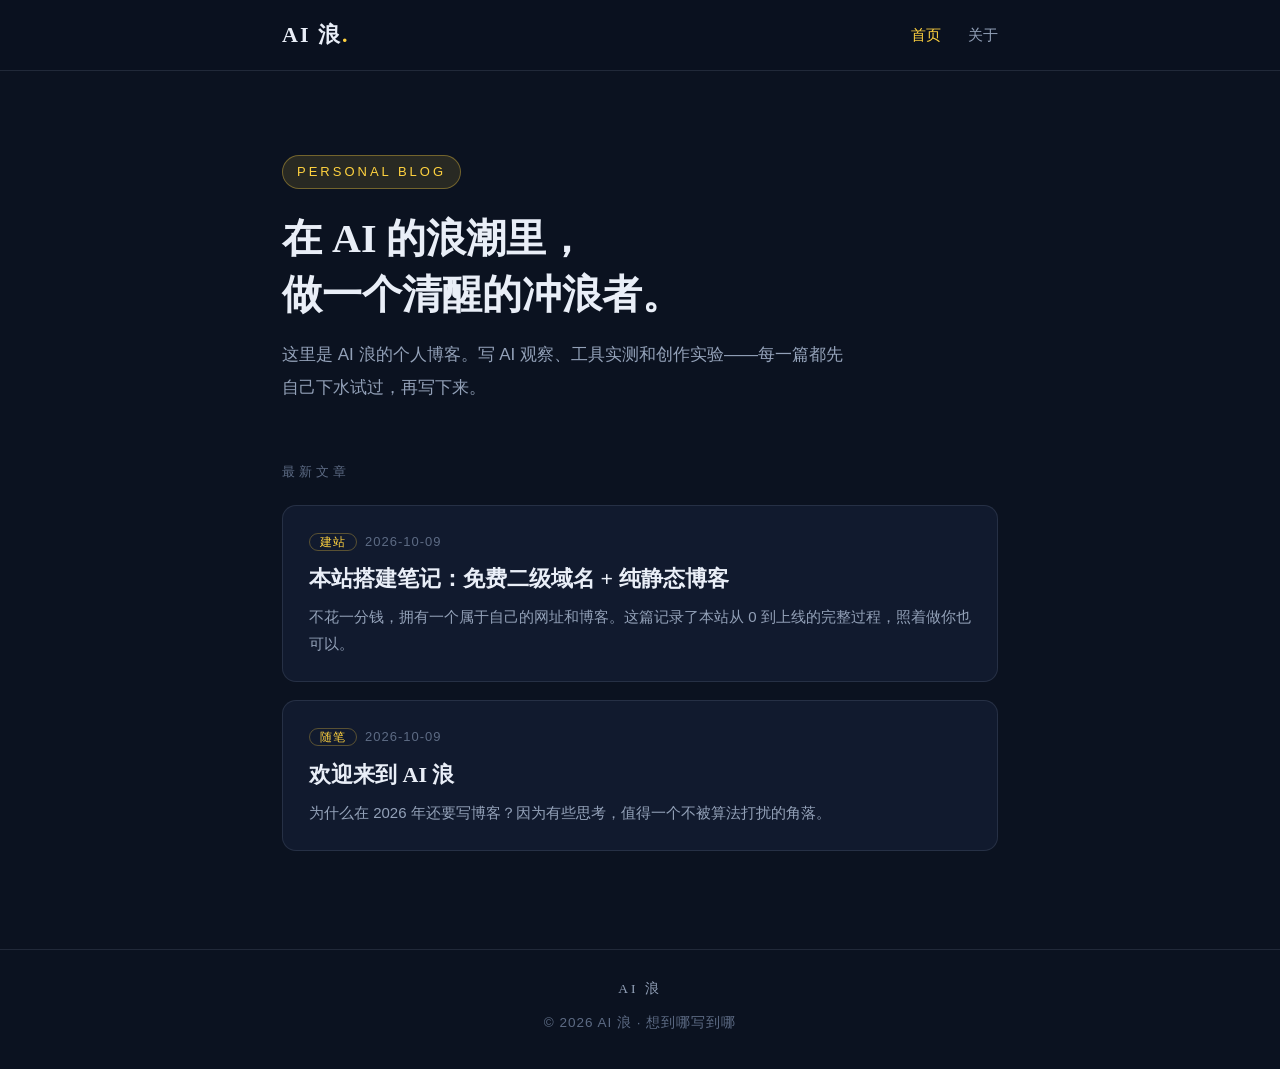
<file: index.html>
<!DOCTYPE html>
<html lang="zh-CN">
<head>
<meta charset="UTF-8">
<meta name="viewport" content="width=device-width, initial-scale=1.0">
<title>AI 浪 · 在浪潮里做一个清醒的冲浪者</title>
<meta name="description" content="AI 浪的个人博客：AI 观察、工具实测与创作实验。">
<link rel="icon" href="data:image/svg+xml,<svg xmlns='http://www.w3.org/2000/svg' viewBox='0 0 100 100'><text y='.9em' font-size='90'>🌊</text></svg>">
<link rel="stylesheet" href="style.css">
</head>
<body>

<header class="site-header">
  <div class="inner">
    <a class="brand" href="index.html">AI 浪<span class="dot">.</span></a>
    <nav class="nav">
      <a href="index.html" class="active">首页</a>
      <a href="about.html">关于</a>
    </nav>
  </div>
</header>

<main class="wrap">
  <section class="hero">
    <span class="kicker">PERSONAL BLOG</span>
    <h1>在 AI 的浪潮里，<br>做一个清醒的冲浪者。</h1>
    <p>这里是 AI 浪的个人博客。写 AI 观察、工具实测和创作实验——每一篇都先自己下水试过，再写下来。</p>
  </section>

  <section>
    <div class="section-title">最新文章</div>

    <a class="post-card" href="posts/build-notes.html">
      <div class="meta"><span class="tag">建站</span>2026-10-09</div>
      <h2>本站搭建笔记：免费二级域名 + 纯静态博客</h2>
      <p>不花一分钱，拥有一个属于自己的网址和博客。这篇记录了本站从 0 到上线的完整过程，照着做你也可以。</p>
    </a>

    <a class="post-card" href="posts/welcome.html">
      <div class="meta"><span class="tag">随笔</span>2026-10-09</div>
      <h2>欢迎来到 AI 浪</h2>
      <p>为什么在 2026 年还要写博客？因为有些思考，值得一个不被算法打扰的角落。</p>
    </a>
  </section>
</main>

<footer class="site-footer">
  <div class="brand-mini">AI 浪</div>
  <div>© 2026 AI 浪 · 想到哪写到哪</div>
</footer>

</body>
</html>
</file>
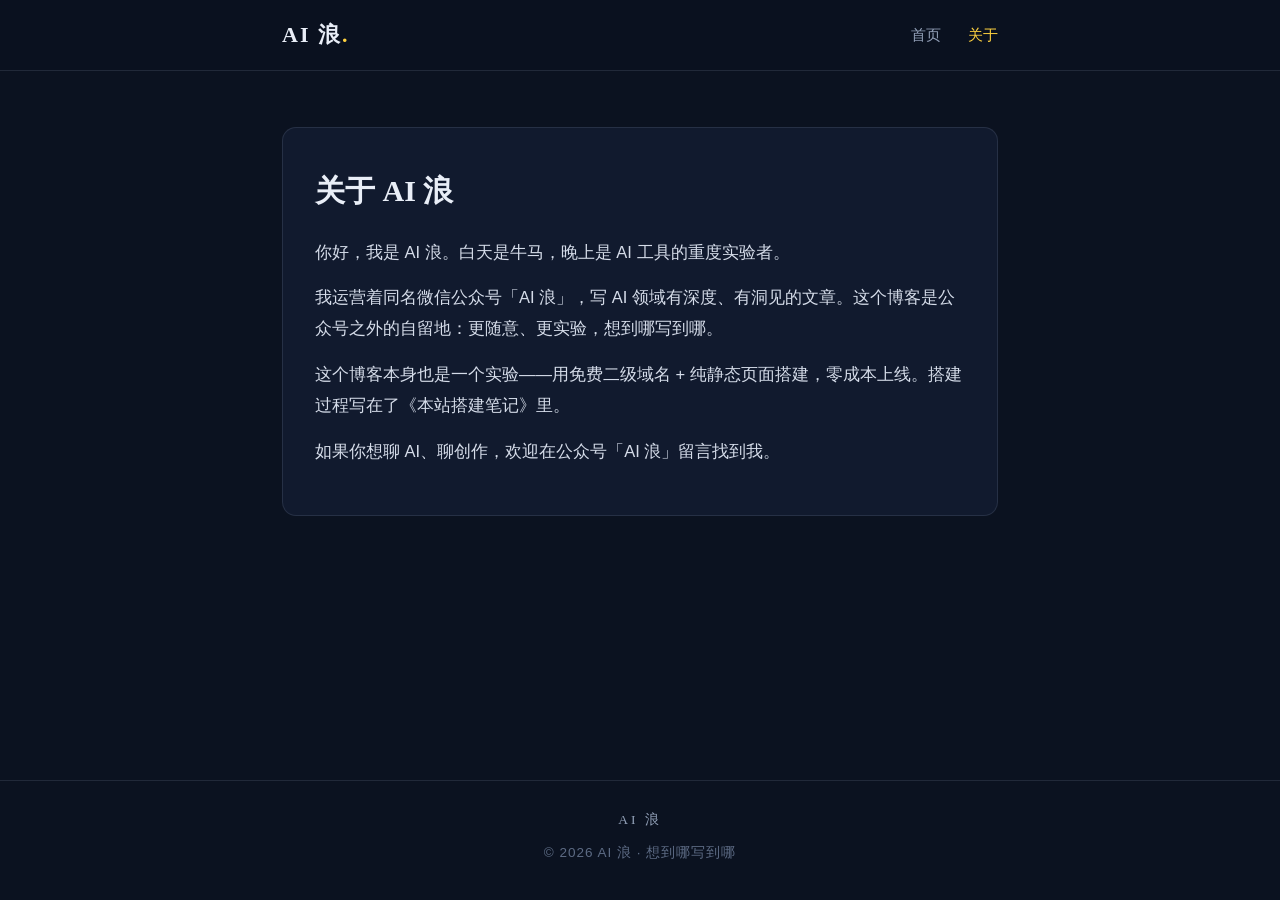
<file: about.html>
<!DOCTYPE html>
<html lang="zh-CN">
<head>
<meta charset="UTF-8">
<meta name="viewport" content="width=device-width, initial-scale=1.0">
<title>关于 · AI 浪</title>
<link rel="icon" href="data:image/svg+xml,<svg xmlns='http://www.w3.org/2000/svg' viewBox='0 0 100 100'><text y='.9em' font-size='90'>🌊</text></svg>">
<link rel="stylesheet" href="style.css">
</head>
<body>

<header class="site-header">
  <div class="inner">
    <a class="brand" href="index.html">AI 浪<span class="dot">.</span></a>
    <nav class="nav">
      <a href="index.html">首页</a>
      <a href="about.html" class="active">关于</a>
    </nav>
  </div>
</header>

<main class="wrap">
  <div class="about-card">
    <h1>关于 AI 浪</h1>
    <p>你好，我是 AI 浪。白天是牛马，晚上是 AI 工具的重度实验者。</p>
    <p>我运营着同名微信公众号「AI 浪」，写 AI 领域有深度、有洞见的文章。这个博客是公众号之外的自留地：更随意、更实验，想到哪写到哪。</p>
    <p>这个博客本身也是一个实验——用免费二级域名 + 纯静态页面搭建，零成本上线。搭建过程写在了《本站搭建笔记》里。</p>
    <p>如果你想聊 AI、聊创作，欢迎在公众号「AI 浪」留言找到我。</p>
  </div>
</main>

<footer class="site-footer">
  <div class="brand-mini">AI 浪</div>
  <div>© 2026 AI 浪 · 想到哪写到哪</div>
</footer>

</body>
</html>
</file>
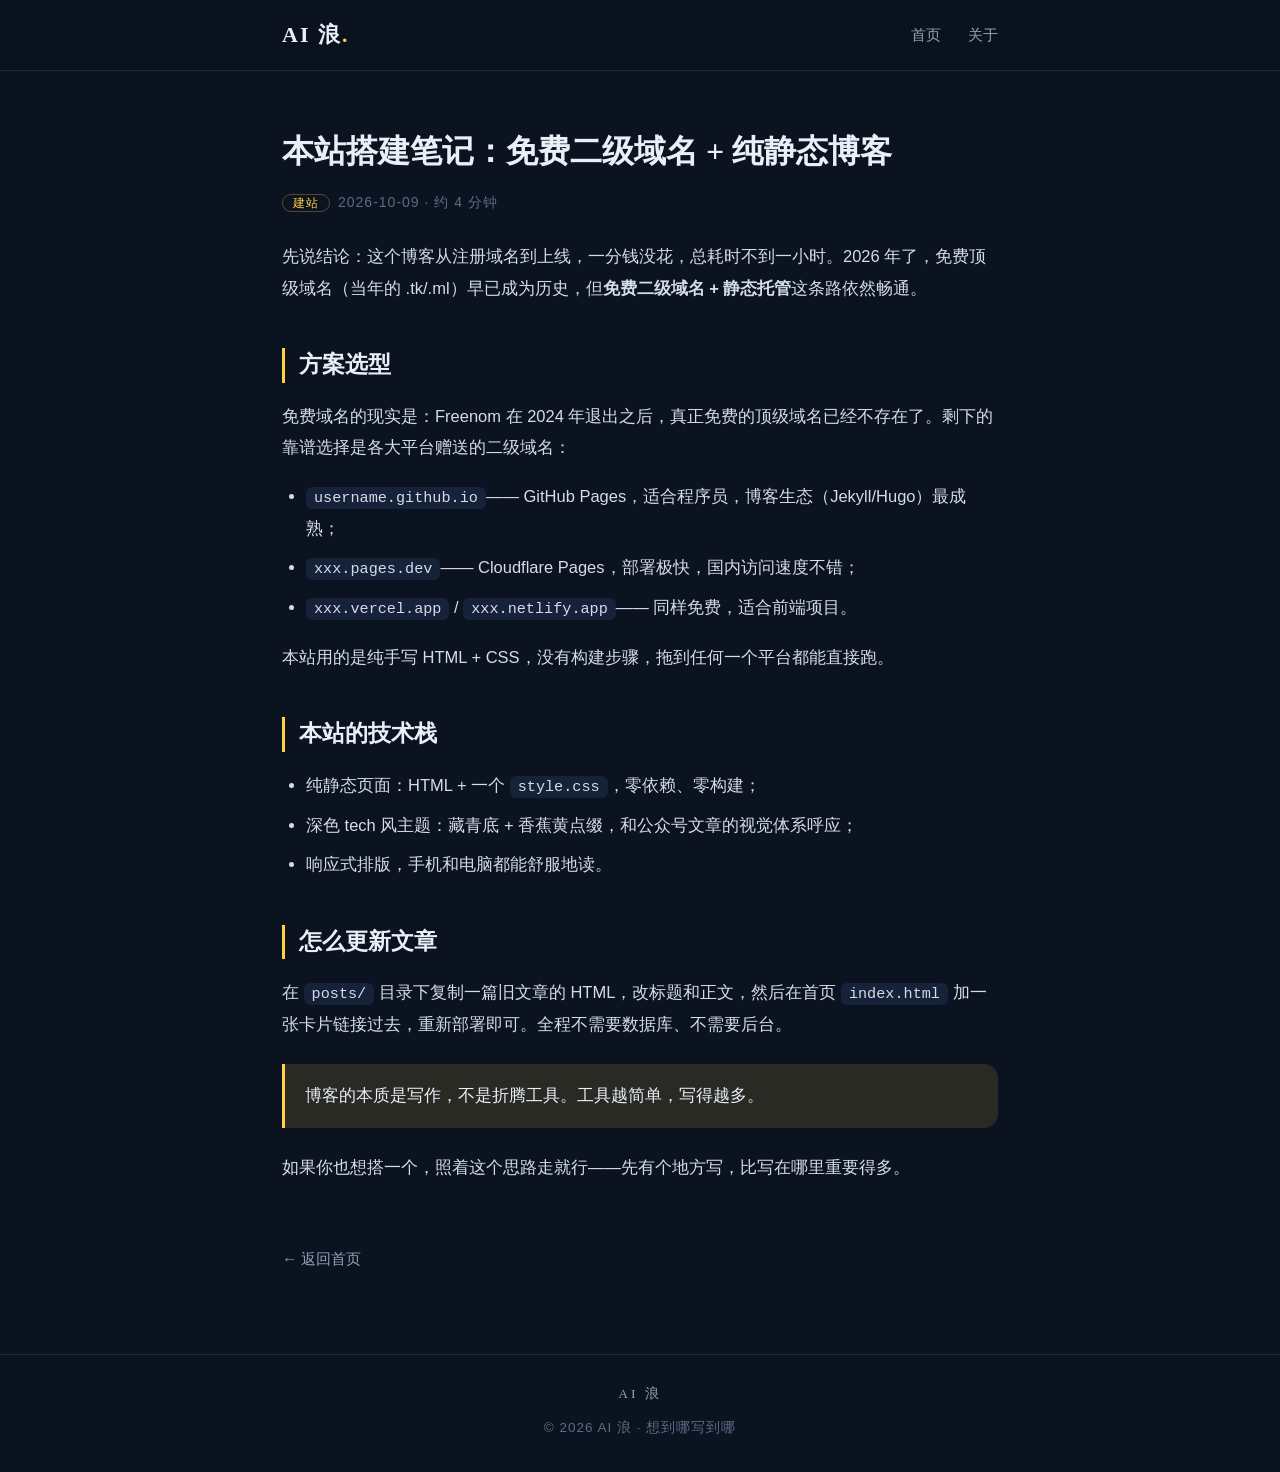
<file: posts/build-notes.html>
<!DOCTYPE html>
<html lang="zh-CN">
<head>
<meta charset="UTF-8">
<meta name="viewport" content="width=device-width, initial-scale=1.0">
<title>本站搭建笔记：免费二级域名 + 纯静态博客 · AI 浪</title>
<link rel="icon" href="data:image/svg+xml,<svg xmlns='http://www.w3.org/2000/svg' viewBox='0 0 100 100'><text y='.9em' font-size='90'>🌊</text></svg>">
<link rel="stylesheet" href="../style.css">
</head>
<body>

<header class="site-header">
  <div class="inner">
    <a class="brand" href="../index.html">AI 浪<span class="dot">.</span></a>
    <nav class="nav">
      <a href="../index.html">首页</a>
      <a href="../about.html">关于</a>
    </nav>
  </div>
</header>

<main class="wrap article">
  <h1>本站搭建笔记：免费二级域名 + 纯静态博客</h1>
  <div class="meta"><span class="tag">建站</span>2026-10-09 · 约 4 分钟</div>

  <p>先说结论：这个博客从注册域名到上线，一分钱没花，总耗时不到一小时。2026 年了，免费顶级域名（当年的 .tk/.ml）早已成为历史，但<strong>免费二级域名 + 静态托管</strong>这条路依然畅通。</p>

  <h2>方案选型</h2>
  <p>免费域名的现实是：Freenom 在 2024 年退出之后，真正免费的顶级域名已经不存在了。剩下的靠谱选择是各大平台赠送的二级域名：</p>
  <ul>
    <li><code>username.github.io</code>—— GitHub Pages，适合程序员，博客生态（Jekyll/Hugo）最成熟；</li>
    <li><code>xxx.pages.dev</code>—— Cloudflare Pages，部署极快，国内访问速度不错；</li>
    <li><code>xxx.vercel.app</code> / <code>xxx.netlify.app</code>—— 同样免费，适合前端项目。</li>
  </ul>
  <p>本站用的是纯手写 HTML + CSS，没有构建步骤，拖到任何一个平台都能直接跑。</p>

  <h2>本站的技术栈</h2>
  <ul>
    <li>纯静态页面：HTML + 一个 <code>style.css</code>，零依赖、零构建；</li>
    <li>深色 tech 风主题：藏青底 + 香蕉黄点缀，和公众号文章的视觉体系呼应；</li>
    <li>响应式排版，手机和电脑都能舒服地读。</li>
  </ul>

  <h2>怎么更新文章</h2>
  <p>在 <code>posts/</code> 目录下复制一篇旧文章的 HTML，改标题和正文，然后在首页 <code>index.html</code> 加一张卡片链接过去，重新部署即可。全程不需要数据库、不需要后台。</p>

  <blockquote>博客的本质是写作，不是折腾工具。工具越简单，写得越多。</blockquote>

  <p>如果你也想搭一个，照着这个思路走就行——先有个地方写，比写在哪里重要得多。</p>

  <a class="back" href="../index.html">← 返回首页</a>
</main>

<footer class="site-footer">
  <div class="brand-mini">AI 浪</div>
  <div>© 2026 AI 浪 · 想到哪写到哪</div>
</footer>

</body>
</html>
</file>
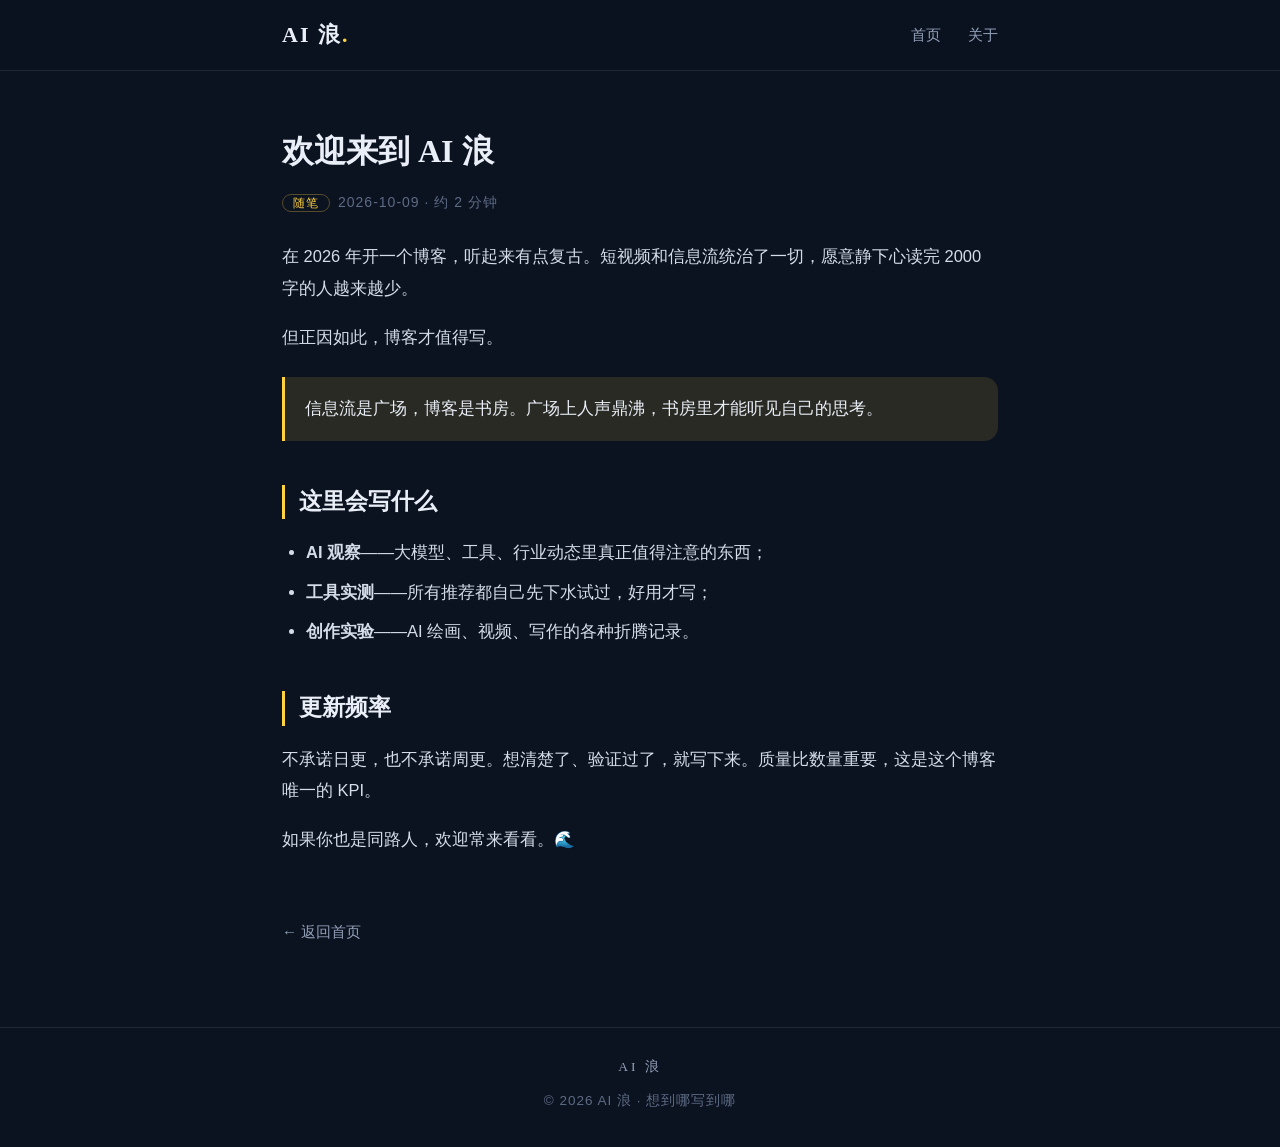
<file: posts/welcome.html>
<!DOCTYPE html>
<html lang="zh-CN">
<head>
<meta charset="UTF-8">
<meta name="viewport" content="width=device-width, initial-scale=1.0">
<title>欢迎来到 AI 浪 · AI 浪</title>
<link rel="icon" href="data:image/svg+xml,<svg xmlns='http://www.w3.org/2000/svg' viewBox='0 0 100 100'><text y='.9em' font-size='90'>🌊</text></svg>">
<link rel="stylesheet" href="../style.css">
</head>
<body>

<header class="site-header">
  <div class="inner">
    <a class="brand" href="../index.html">AI 浪<span class="dot">.</span></a>
    <nav class="nav">
      <a href="../index.html">首页</a>
      <a href="../about.html">关于</a>
    </nav>
  </div>
</header>

<main class="wrap article">
  <h1>欢迎来到 AI 浪</h1>
  <div class="meta"><span class="tag">随笔</span>2026-10-09 · 约 2 分钟</div>

  <p>在 2026 年开一个博客，听起来有点复古。短视频和信息流统治了一切，愿意静下心读完 2000 字的人越来越少。</p>
  <p>但正因如此，博客才值得写。</p>

  <blockquote>信息流是广场，博客是书房。广场上人声鼎沸，书房里才能听见自己的思考。</blockquote>

  <h2>这里会写什么</h2>
  <ul>
    <li><strong>AI 观察</strong>——大模型、工具、行业动态里真正值得注意的东西；</li>
    <li><strong>工具实测</strong>——所有推荐都自己先下水试过，好用才写；</li>
    <li><strong>创作实验</strong>——AI 绘画、视频、写作的各种折腾记录。</li>
  </ul>

  <h2>更新频率</h2>
  <p>不承诺日更，也不承诺周更。想清楚了、验证过了，就写下来。质量比数量重要，这是这个博客唯一的 KPI。</p>
  <p>如果你也是同路人，欢迎常来看看。🌊</p>

  <a class="back" href="../index.html">← 返回首页</a>
</main>

<footer class="site-footer">
  <div class="brand-mini">AI 浪</div>
  <div>© 2026 AI 浪 · 想到哪写到哪</div>
</footer>

</body>
</html>
</file>
<file: style.css>
/* 「AI 浪」个人博客 · tech 主题 */
:root {
  --bg: #0b1220;
  --surface: #111a2e;
  --surface-2: #16213a;
  --text: #e9eef7;
  --muted: #93a1b8;
  --faint: #5d6b84;
  --accent: #ffd23f;
  --accent-dim: rgba(255, 210, 63, 0.12);
  --line: rgba(147, 161, 184, 0.16);
  --radius: 14px;
  --maxw: 760px;
}

* { margin: 0; padding: 0; box-sizing: border-box; }

html { -webkit-text-size-adjust: 100%; }

body {
  background: var(--bg);
  color: var(--text);
  font-family: -apple-system, BlinkMacSystemFont, "PingFang SC", "Hiragino Sans GB",
    "Microsoft YaHei", "Noto Sans SC", sans-serif;
  line-height: 1.9;
  font-size: 16.5px;
  min-height: 100vh;
  display: flex;
  flex-direction: column;
}

::selection { background: var(--accent); color: #0b1220; }

a { color: var(--accent); text-decoration: none; }
a:hover { text-decoration: underline; }

/* ---------- header ---------- */
.site-header {
  border-bottom: 1px solid var(--line);
  background: rgba(11, 18, 32, 0.85);
  backdrop-filter: blur(8px);
  position: sticky;
  top: 0;
  z-index: 10;
}
.site-header .inner {
  max-width: var(--maxw);
  margin: 0 auto;
  padding: 14px 22px;
  display: flex;
  align-items: center;
  justify-content: space-between;
}
.brand {
  font-family: "Noto Serif SC", "Songti SC", serif;
  font-size: 22px;
  font-weight: 700;
  letter-spacing: 2px;
  color: var(--text);
}
.brand:hover { text-decoration: none; }
.brand .dot { color: var(--accent); }
.nav a {
  color: var(--muted);
  margin-left: 22px;
  font-size: 15px;
}
.nav a:hover, .nav a.active { color: var(--accent); text-decoration: none; }

/* ---------- layout ---------- */
.wrap {
  max-width: var(--maxw);
  margin: 0 auto;
  padding: 56px 22px 80px;
  width: 100%;
  flex: 1;
}

/* ---------- hero ---------- */
.hero { padding: 28px 0 46px; }
.hero .kicker {
  display: inline-block;
  font-size: 13px;
  letter-spacing: 3px;
  color: var(--accent);
  border: 1px solid rgba(255, 210, 63, 0.35);
  border-radius: 999px;
  padding: 4px 14px;
  margin-bottom: 22px;
  background: var(--accent-dim);
}
.hero h1 {
  font-family: "Noto Serif SC", "Songti SC", serif;
  font-size: 40px;
  line-height: 1.4;
  font-weight: 700;
  margin-bottom: 16px;
}
.hero p { color: var(--muted); font-size: 17px; max-width: 34em; }

/* ---------- post list ---------- */
.section-title {
  font-size: 13px;
  letter-spacing: 4px;
  color: var(--faint);
  margin: 10px 0 20px;
}
.post-card {
  display: block;
  background: var(--surface);
  border: 1px solid var(--line);
  border-radius: var(--radius);
  padding: 24px 26px;
  margin-bottom: 18px;
  transition: transform 0.15s ease, border-color 0.15s ease;
}
.post-card:hover {
  text-decoration: none;
  transform: translateY(-2px);
  border-color: rgba(255, 210, 63, 0.4);
}
.post-card .meta {
  font-size: 13px;
  color: var(--faint);
  margin-bottom: 8px;
  letter-spacing: 1px;
}
.post-card .meta .tag {
  color: var(--accent);
  border: 1px solid rgba(255, 210, 63, 0.3);
  border-radius: 999px;
  padding: 1px 10px;
  margin-right: 8px;
  font-size: 12px;
}
.post-card h2 {
  font-family: "Noto Serif SC", "Songti SC", serif;
  font-size: 22px;
  color: var(--text);
  margin-bottom: 8px;
  line-height: 1.5;
}
.post-card p { color: var(--muted); font-size: 15px; line-height: 1.8; }

/* ---------- article ---------- */
.article .meta {
  color: var(--faint);
  font-size: 14px;
  margin-bottom: 26px;
  letter-spacing: 1px;
}
.article .meta .tag {
  color: var(--accent);
  border: 1px solid rgba(255, 210, 63, 0.3);
  border-radius: 999px;
  padding: 1px 10px;
  margin-right: 8px;
  font-size: 12px;
}
.article h1 {
  font-family: "Noto Serif SC", "Songti SC", serif;
  font-size: 32px;
  line-height: 1.5;
  margin-bottom: 14px;
}
.article h2 {
  font-family: "Noto Serif SC", "Songti SC", serif;
  font-size: 23px;
  margin: 44px 0 14px;
  padding-left: 14px;
  border-left: 3px solid var(--accent);
  line-height: 1.5;
}
.article p { margin: 18px 0; color: #d5dce9; }
.article ul, .article ol { margin: 18px 0 18px 24px; color: #d5dce9; }
.article li { margin: 8px 0; }
.article blockquote {
  border-left: 3px solid var(--accent);
  background: var(--accent-dim);
  border-radius: 0 var(--radius) var(--radius) 0;
  padding: 16px 20px;
  margin: 24px 0;
  color: var(--text);
}
.article code {
  background: var(--surface-2);
  border-radius: 6px;
  padding: 2px 8px;
  font-size: 0.92em;
  font-family: ui-monospace, "SF Mono", Menlo, Consolas, monospace;
}
.article pre {
  background: #070d18;
  border: 1px solid var(--line);
  border-radius: var(--radius);
  padding: 18px 20px;
  overflow-x: auto;
  margin: 24px 0;
  font-size: 14px;
  line-height: 1.7;
}
.article pre code { background: none; padding: 0; }
.article hr {
  border: none;
  border-top: 1px solid var(--line);
  margin: 40px 0;
}
.back { display: inline-block; margin-top: 44px; color: var(--muted); font-size: 15px; }

/* ---------- about ---------- */
.about-card {
  background: var(--surface);
  border: 1px solid var(--line);
  border-radius: var(--radius);
  padding: 34px 32px;
}
.about-card h1 {
  font-family: "Noto Serif SC", "Songti SC", serif;
  font-size: 30px;
  margin-bottom: 18px;
}
.about-card p { color: #d5dce9; margin: 14px 0; }

/* ---------- footer ---------- */
.site-footer {
  border-top: 1px solid var(--line);
  padding: 26px 22px 34px;
  text-align: center;
  color: var(--faint);
  font-size: 13.5px;
  letter-spacing: 1px;
}
.site-footer .brand-mini {
  font-family: "Noto Serif SC", "Songti SC", serif;
  color: var(--muted);
  letter-spacing: 3px;
  margin-bottom: 8px;
}

@media (max-width: 560px) {
  .hero h1 { font-size: 30px; }
  .article h1 { font-size: 26px; }
  .nav a { margin-left: 14px; }
}
</file>
